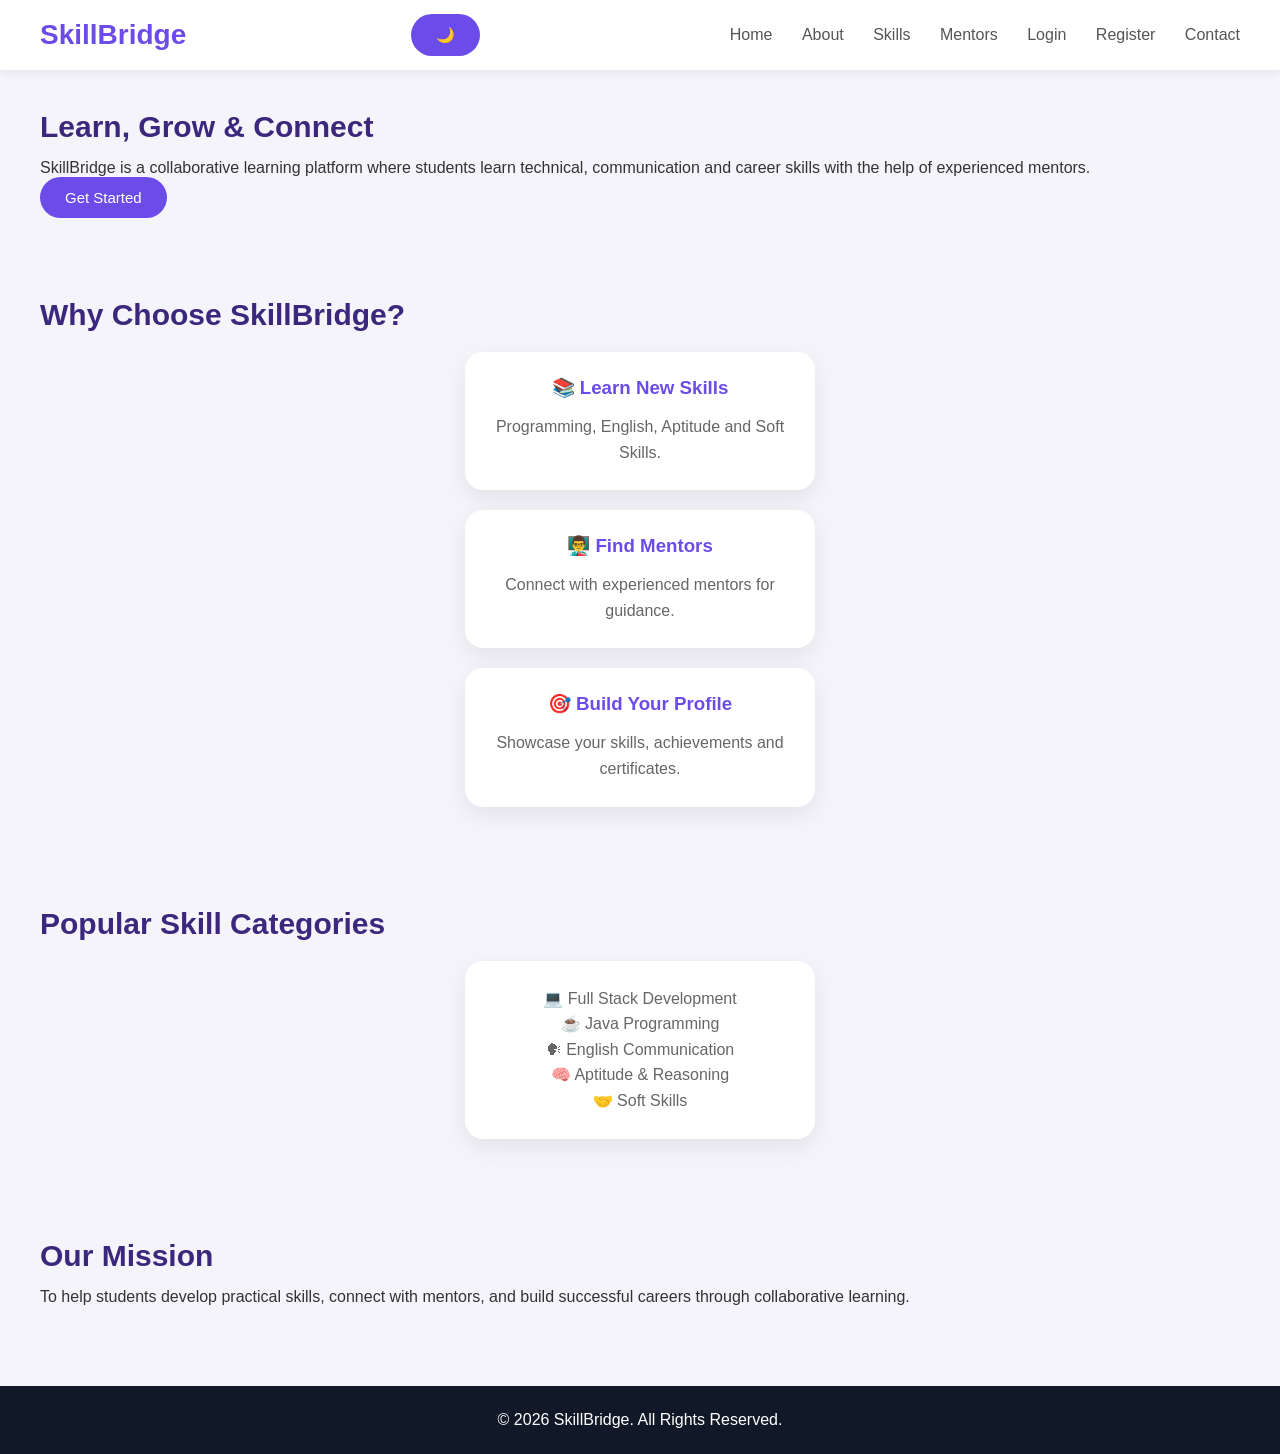
<file: index.html>
<!DOCTYPE html>
<html lang="en">
<head>
    <meta charset="UTF-8">
    <meta name="viewport" content="width=device-width, initial-scale=1.0">
    <title>SkillBridge</title>
    <link rel="stylesheet" href="style.css">
</head>

<body>

<header>
    <h1>SkillBridge</h1>
<button onClick="toggleDarkMode()">🌙</button>
    <nav>
        <a href="index.html">Home</a>
        <a href="about.html">About</a>
        <a href="skills.html">Skills</a>
        <a href="mentors.html">Mentors</a>
        <a href="login.html">Login</a>
        <a href="register.html">Register</a>
        <a href="contact.html">Contact</a>
    </nav>
</header>

<section class="hero">

    <h2>Learn, Grow & Connect</h2>

    <p>
        SkillBridge is a collaborative learning platform where students
        learn technical, communication and career skills with the help
        of experienced mentors.
    </p>

    <button>Get Started</button>

</section>

<section>

    <h2>Why Choose SkillBridge?</h2>

    <div class="card">
        <h3>📚 Learn New Skills</h3>
        <p>Programming, English, Aptitude and Soft Skills.</p>
    </div>

    <div class="card">
        <h3>👨‍🏫 Find Mentors</h3>
        <p>Connect with experienced mentors for guidance.</p>
    </div>

    <div class="card">
        <h3>🎯 Build Your Profile</h3>
        <p>Showcase your skills, achievements and certificates.</p>
    </div>

</section>

<section>

    <h2>Popular Skill Categories</h2>

    <div class="card">
        <p>💻 Full Stack Development</p>
        <p>☕ Java Programming</p>
        <p>🗣 English Communication</p>
        <p>🧠 Aptitude & Reasoning</p>
        <p>🤝 Soft Skills</p>
    </div>

</section>

<section>

    <h2>Our Mission</h2>

    <p>
        To help students develop practical skills, connect with mentors,
        and build successful careers through collaborative learning.
    </p>

</section>

<footer>
    <p>© 2026 SkillBridge. All Rights Reserved.</p>
</footer>
<script src="script.js"></script>
</body>
</html>
</file>
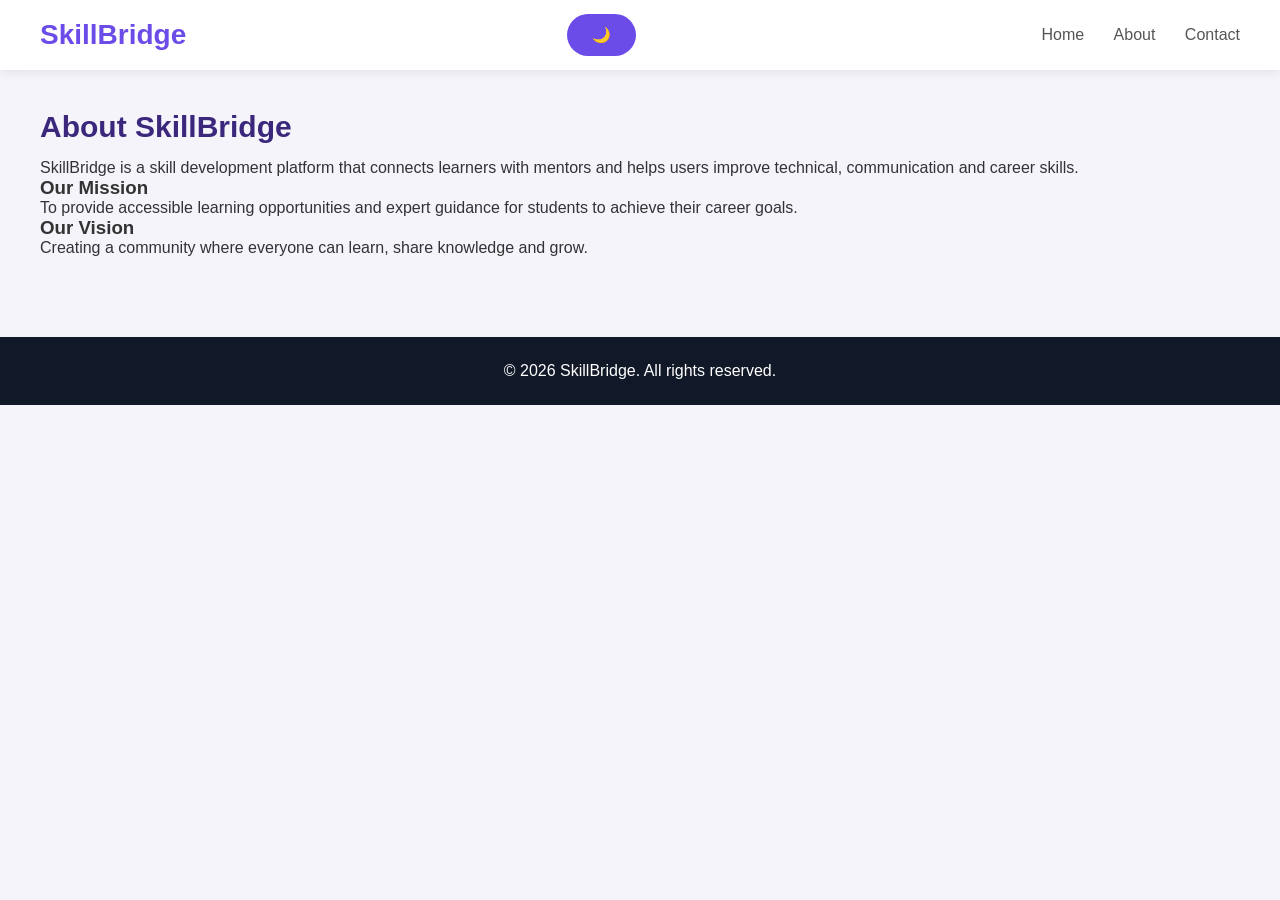
<file: about.html>
<!DOCTYPE html>
<html>
<head>
    <title>About - SkillBridge</title>
    <link rel="stylesheet" href="style.css">
</head>

<body>

<header>
    <h1>SkillBridge</h1>
<button onClick="toggleDarkMode()">🌙</button>
    <nav>
        <a href="index.html">Home</a>
        <a href="about.html">About</a>
        <a href="contact.html">Contact</a>
    </nav>

</header>


<section>

<h2>About SkillBridge</h2>

<p>
SkillBridge is a skill development platform that connects learners
with mentors and helps users improve technical, communication and
career skills.
</p>


<h3>Our Mission</h3>

<p>
To provide accessible learning opportunities and expert guidance
for students to achieve their career goals.
</p>


<h3>Our Vision</h3>

<p>
Creating a community where everyone can learn, share knowledge and grow.
</p>


</section>


<footer>
<p>© 2026 SkillBridge. All rights reserved.</p>
</footer>
<script src="script.js"></script>

</body>
</html>
</file>
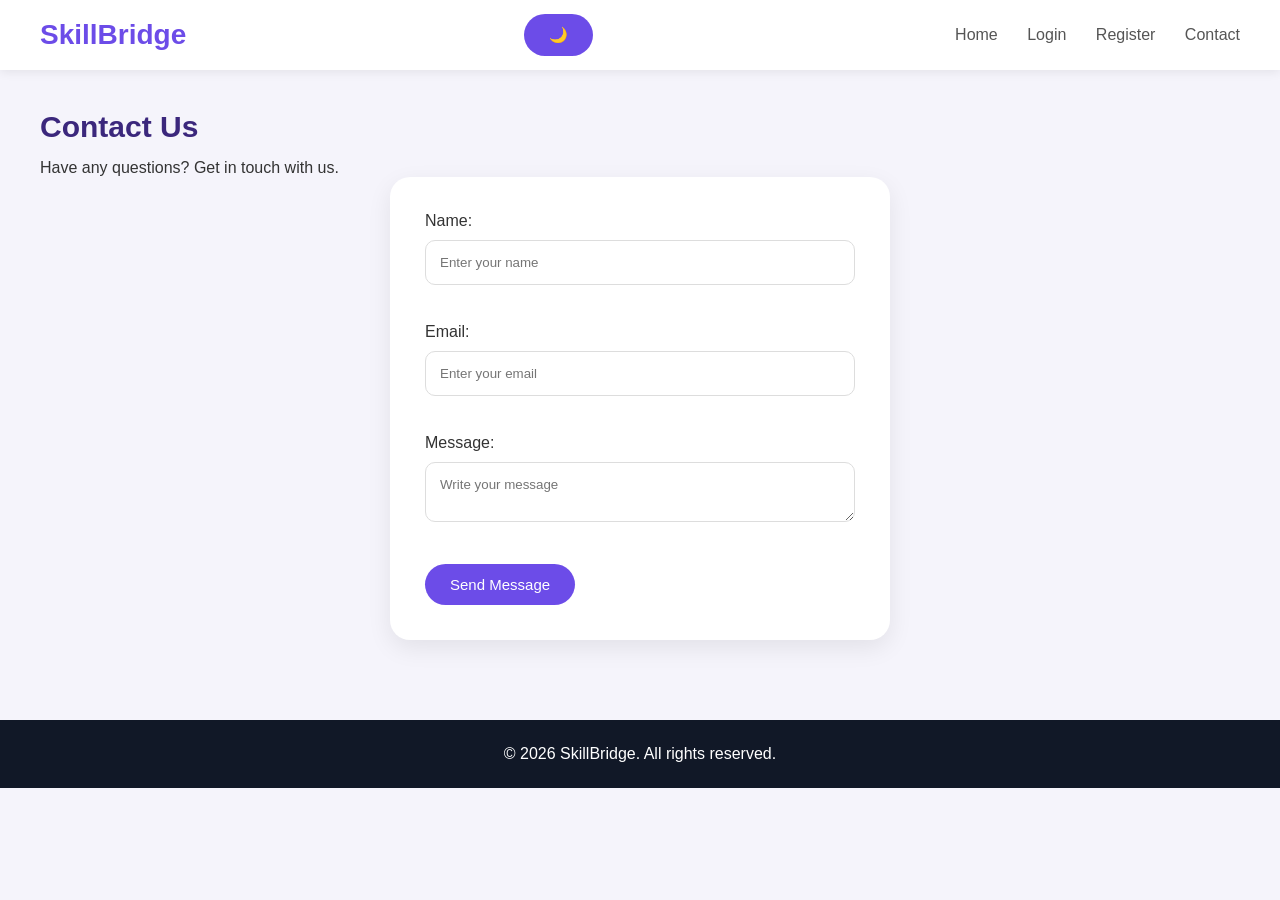
<file: contact.html>
<!DOCTYPE html>
<html>
<head>
    <title>Contact - SkillBridge</title>
     <link rel="stylesheet" href="style.css">
</head>

<body>

<header>
    <h1>SkillBridge</h1>
    <button onClick="toggleDarkMode()">🌙</button>
    <nav>
        <a href="index.html">Home</a>
        <a href="login.html">Login</a>
        <a href="register.html">Register</a>
        <a href="contact.html">Contact</a>
    </nav>
</header>


<section>

    <h2>Contact Us</h2>
    <p>Have any questions? Get in touch with us.</p>

    <form>

        <label>Name:</label>
        <input type="text" placeholder="Enter your name">

        <br><br>

        <label>Email:</label>
        <input type="email" placeholder="Enter your email">

        <br><br>

        <label>Message:</label>
        <textarea placeholder="Write your message"></textarea>

        <br><br>

        <button type="submit" onClick="messageSent()">Send Message</button>

    </form>

</section>


<footer>
    <p>© 2026 SkillBridge. All rights reserved.</p>
</footer>
<script src="script.js"></script>
</body>
</html>
</file>
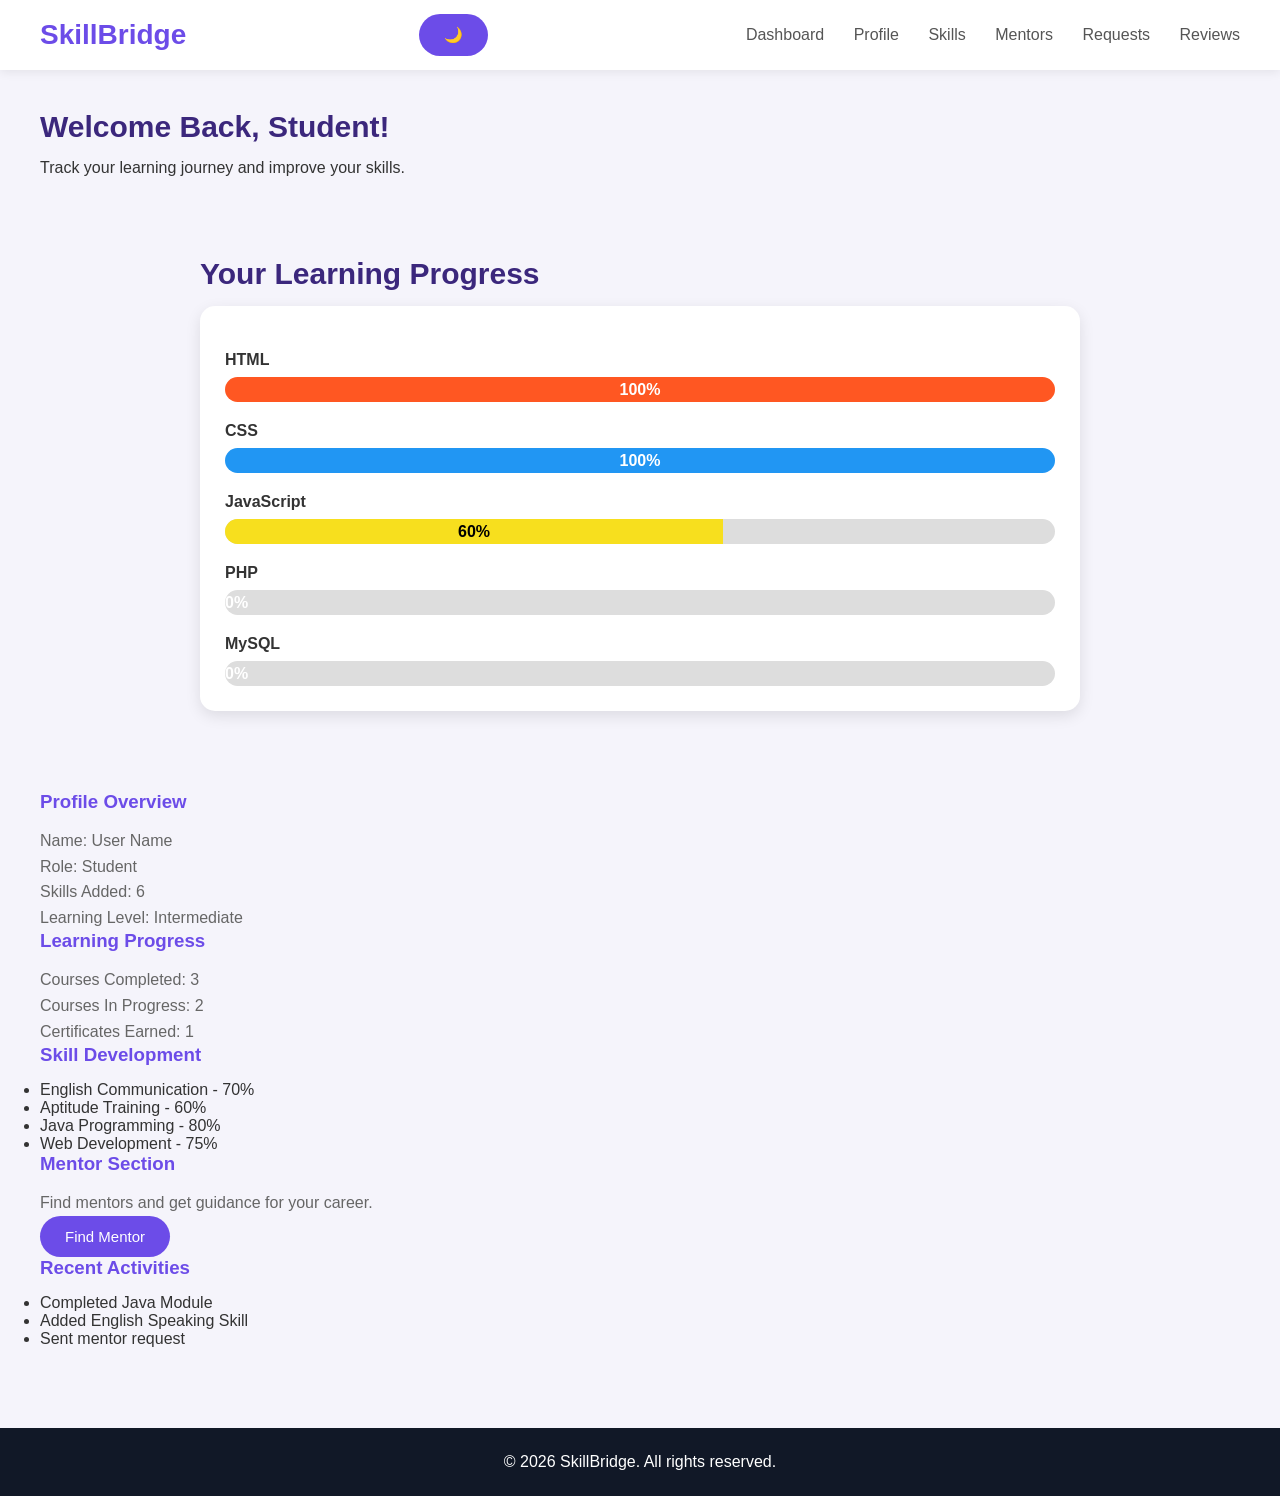
<file: dashboard.html>
<!DOCTYPE html>
<html>
<head>
    <title>Dashboard - SkillBridge</title>
     <link rel="stylesheet" href="style.css">
</head>

<body>

<header>
    <h1>SkillBridge</h1>
<button onClick="toggleDarkMode()">🌙</button>
    <nav>
        <a href="dashboard.html">Dashboard</a>
        <a href="profile.html">Profile</a>
        <a href="skills.html">Skills</a>
        <a href="mentors.html">Mentors</a>
        <a href="requests.html">Requests</a>
        <a href="reviews.html">Reviews</a>
    </nav>
</header>


<section>

    <h2>Welcome Back, Student!</h2>
    <p>Track your learning journey and improve your skills.</p>
<section class="progress-section">

    <h2>Your Learning Progress</h2>

    <div class="progress-card">

        <h4>HTML</h4>
        <div class="progress-bar">
            <div class="progress html">100%</div>
        </div>

        <h4>CSS</h4>
        <div class="progress-bar">
            <div class="progress css">100%</div>
        </div>

        <h4>JavaScript</h4>
        <div class="progress-bar">
            <div class="progress js">60%</div>
        </div>

        <h4>PHP</h4>
        <div class="progress-bar">
            <div class="progress php">0%</div>
        </div>

        <h4>MySQL</h4>
        <div class="progress-bar">
            <div class="progress mysql">0%</div>
        </div>

    </div>

</section>

    <div>
        <h3>Profile Overview</h3>
        <p>Name: User Name</p>
        <p>Role: Student</p>
        <p>Skills Added: 6</p>
        <p>Learning Level: Intermediate</p>
    </div>


    <div>
        <h3>Learning Progress</h3>
        <p>Courses Completed: 3</p>
        <p>Courses In Progress: 2</p>
        <p>Certificates Earned: 1</p>
    </div>


    <div>
        <h3>Skill Development</h3>
        <ul>
            <li>English Communication - 70%</li>
            <li>Aptitude Training - 60%</li>
            <li>Java Programming - 80%</li>
            <li>Web Development - 75%</li>
        </ul>
    </div>


    <div>
        <h3>Mentor Section</h3>
        <p>Find mentors and get guidance for your career.</p>
        <a href="mentors.html"> <button>Find Mentor</button></a>
    </div>


    <div>
        <h3>Recent Activities</h3>
        <ul>
            <li>Completed Java Module</li>
            <li>Added English Speaking Skill</li>
            <li>Sent mentor request</li>
        </ul>
    </div>


</section>


<footer>
    <p>© 2026 SkillBridge. All rights reserved.</p>
</footer>
<script src="script.js"></script>

</body>
</html>
</file>
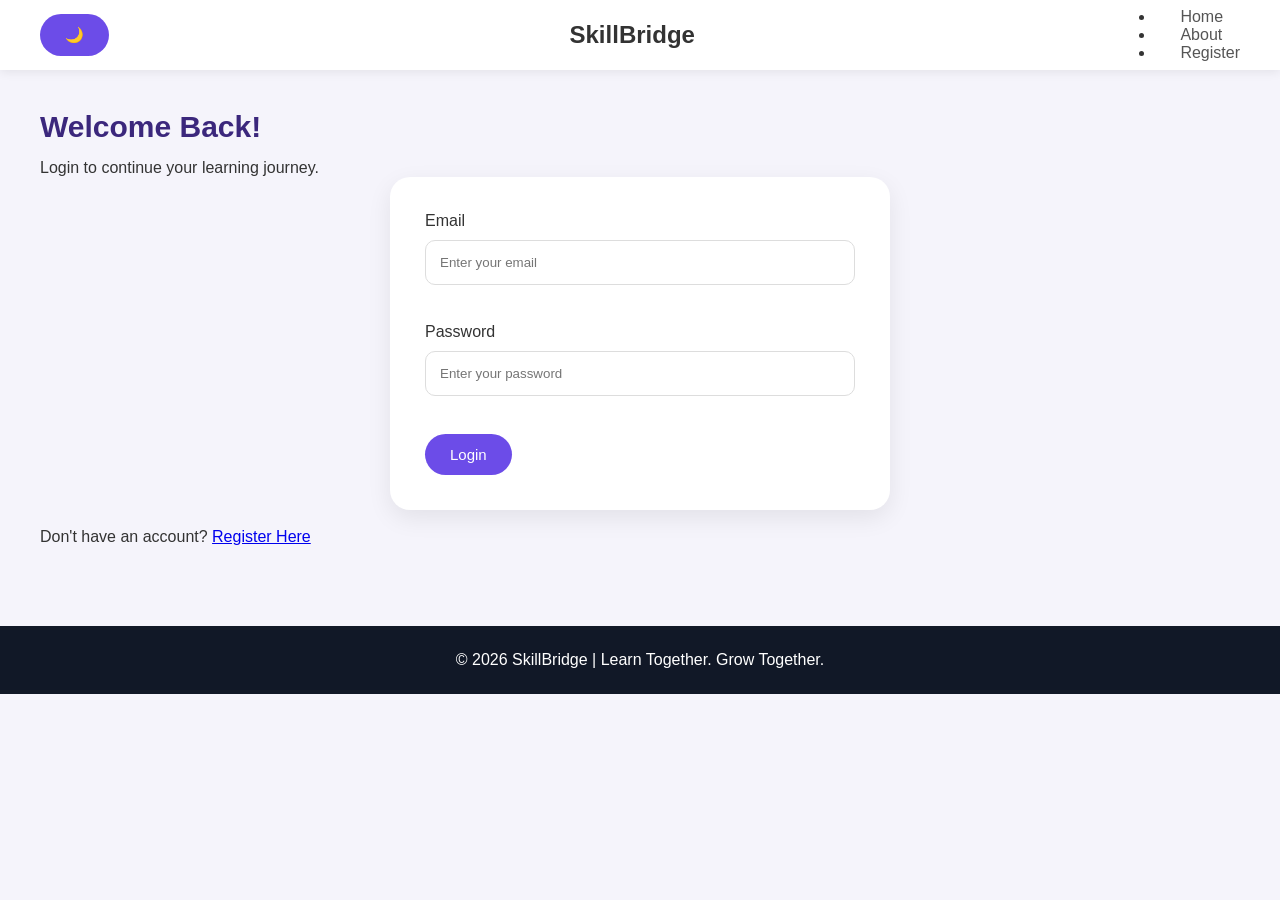
<file: login.html>
<!DOCTYPE html>
<html lang="en">
<head>
    <meta charset="UTF-8">
    <meta name="viewport" content="width=device-width, initial-scale=1.0">
    <title>Login - SkillBridge</title>
    <link rel="stylesheet" href="style.css">
</head>
<body>

<header>
    <button onClick="toggleDarkMode()">🌙</button>
    <div class="logo">
        <h2>SkillBridge</h2>
    </div>

    <nav>
        <ul>
            <li><a href="index.html">Home</a></li>
            <li><a href="about.html">About</a></li>
            <li><a href="register.html">Register</a></li>
        </ul>
    </nav>
</header>

<section class="login">

    <h2>Welcome Back!</h2>

    <p>Login to continue your learning journey.</p>

    <form onsubmit="return validateLogin()">

        <label>Email</label><br>
        <input type="email" id="email" placeholder="Enter your email"><br><br>

        <label>Password</label><br>
        <input type="password" id="password" placeholder="Enter your password"><br><br>

        <button type="submit">Login</button>

    </form>

    <br>

    <p>
        Don't have an account?
        <a href="register.html">Register Here</a>
    </p>

</section>

<footer>
    <p>© 2026 SkillBridge | Learn Together. Grow Together.</p>
</footer>
<script src="script.js"></script>
</body>
</html>
</file>
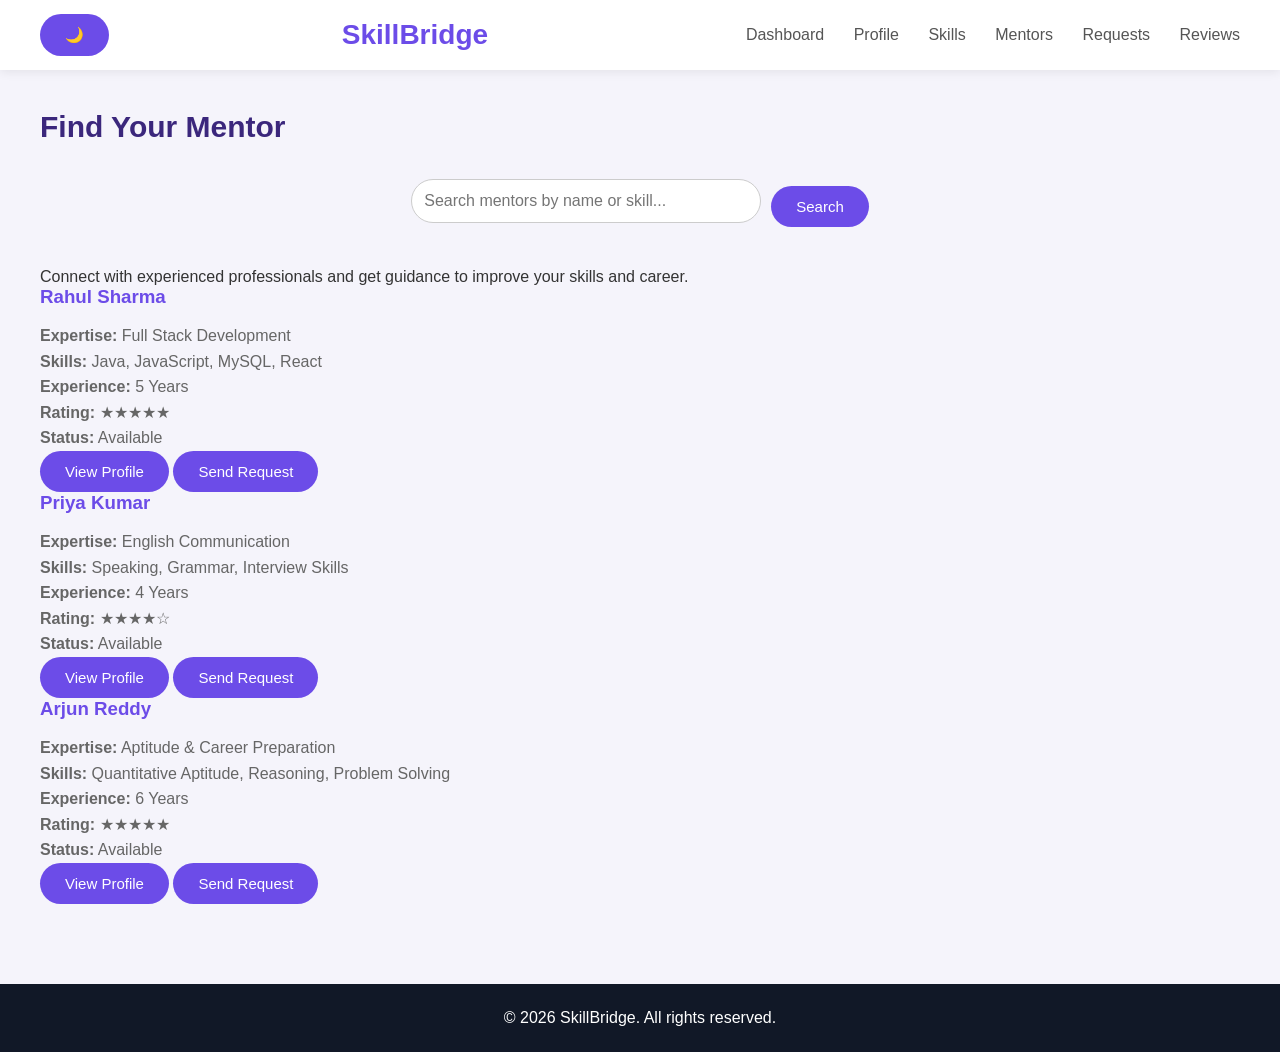
<file: mentors.html>
<!DOCTYPE html>
<html>
<head>
    <title>Mentors - SkillBridge</title>
    <link rel="stylesheet" href="style.css">
</head>

<body>

<header>
    <button onClick="toggleDarkMode()">🌙</button>
    <h1>SkillBridge</h1>

    <nav>
        <a href="dashboard.html">Dashboard</a>
        <a href="profile.html">Profile</a>
        <a href="skills.html">Skills</a>
        <a href="mentors.html">Mentors</a>
        <a href="requests.html">Requests</a>
        <a href="reviews.html">Reviews</a>
    </nav>
</header>


<section>

<h2>Find Your Mentor</h2>
<div class="search-box">
    <input type="text" placeholder="Search mentors by name or skill...">
    <button>Search</button>
</div>
<p>
Connect with experienced professionals and get guidance
to improve your skills and career.
</p>


<div>

    <h3>Rahul Sharma</h3>
    <p><b>Expertise:</b> Full Stack Development</p>
    <p><b>Skills:</b> Java, JavaScript, MySQL, React</p>
    <p><b>Experience:</b> 5 Years</p>
    <p><b>Rating:</b> ★★★★★</p>
    <p><b>Status:</b> Available</p>

    <button>View Profile</button>
    <button>Send Request</button>

</div>



<div>

    <h3>Priya Kumar</h3>
    <p><b>Expertise:</b> English Communication</p>
    <p><b>Skills:</b> Speaking, Grammar, Interview Skills</p>
    <p><b>Experience:</b> 4 Years</p>
    <p><b>Rating:</b> ★★★★☆</p>
    <p><b>Status:</b> Available</p>

    <button>View Profile</button>
    <button>Send Request</button>

</div>



<div>

    <h3>Arjun Reddy</h3>
    <p><b>Expertise:</b> Aptitude & Career Preparation</p>
    <p><b>Skills:</b> Quantitative Aptitude, Reasoning, Problem Solving</p>
    <p><b>Experience:</b> 6 Years</p>
    <p><b>Rating:</b> ★★★★★</p>
    <p><b>Status:</b> Available</p>

    <button>View Profile</button>
    <button>Send Request</button>

</div>



</section>


<footer>
    <p>© 2026 SkillBridge. All rights reserved.</p>
</footer>
<script src="script.js"></script>

</body>
</html>
</file>
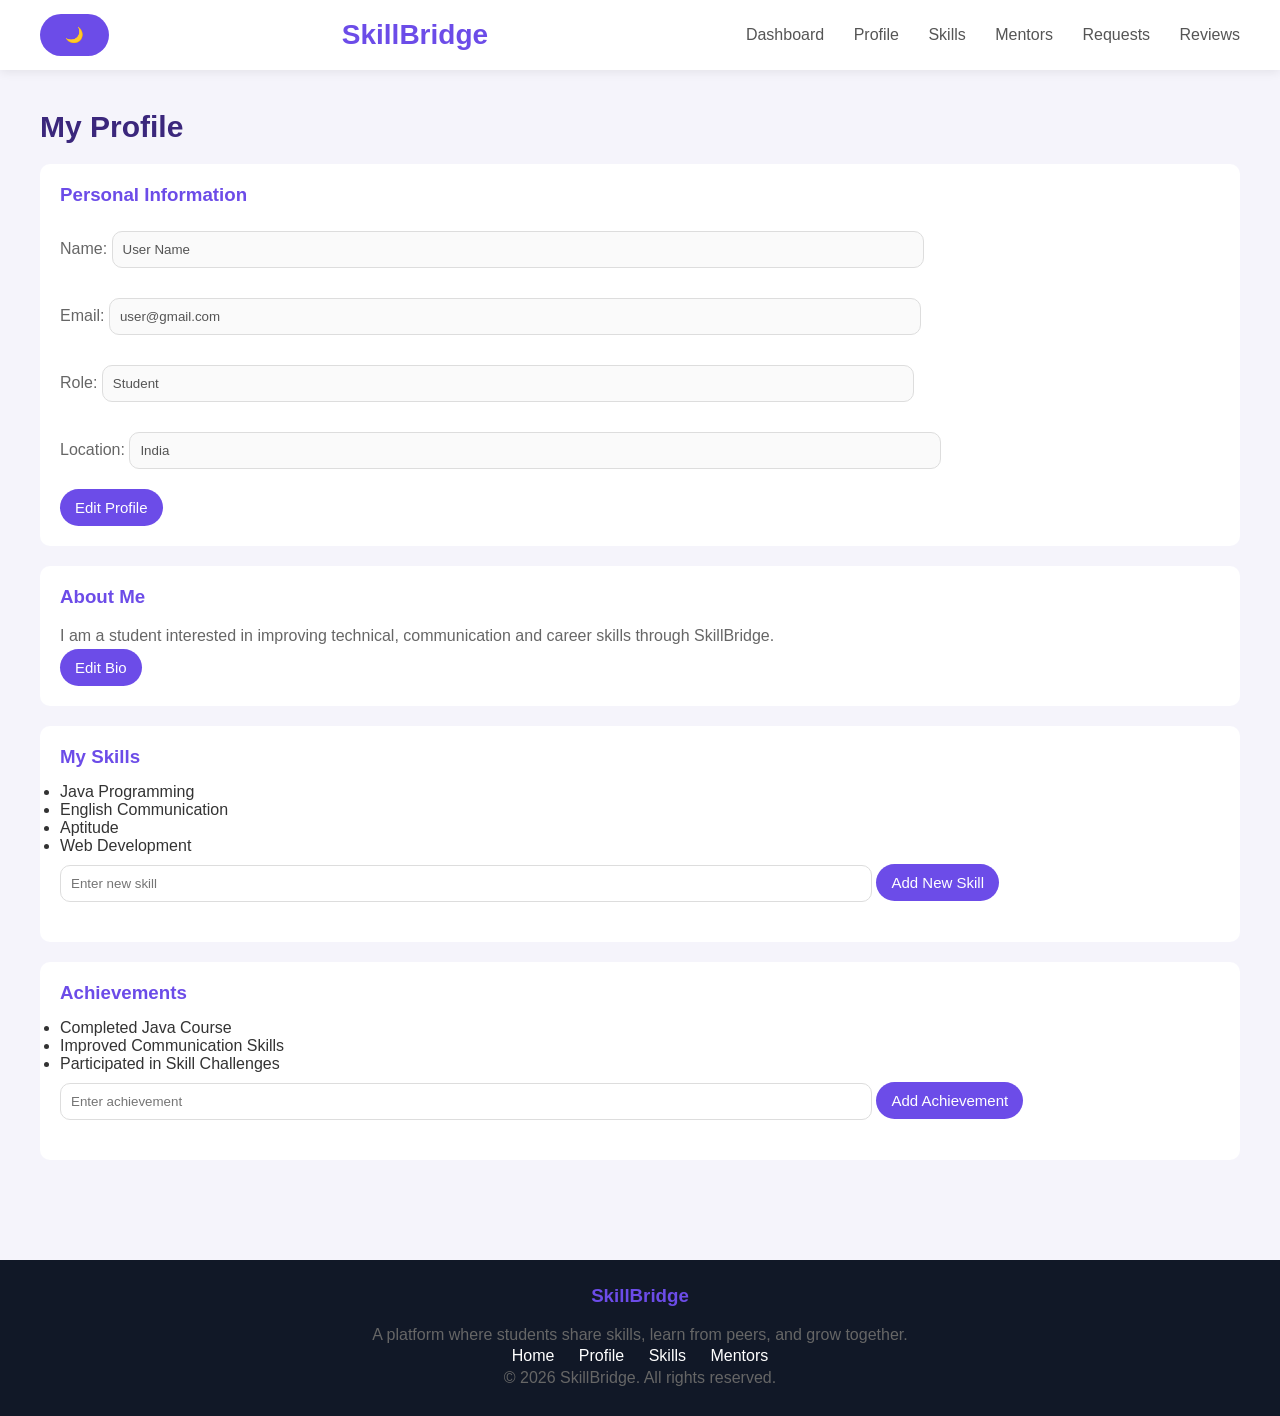
<file: profile.html>
<!DOCTYPE html>
<html>
<head>
    <title>Profile - SkillBridge</title>
    <link rel="stylesheet" href="style.css">
</head>

<body>

<header>

    <button onclick="toggleDarkMode()">🌙</button>

    <h1>SkillBridge</h1>

    <nav>
        <a href="dashboard.html">Dashboard</a>
        <a href="profile.html">Profile</a>
        <a href="skills.html">Skills</a>
        <a href="mentors.html">Mentors</a>
        <a href="requests.html">Requests</a>
        <a href="reviews.html">Reviews</a>
    </nav>

</header>


<section>

<h2>My Profile</h2>


<div class="profile-card">

<h3>Personal Information</h3>
    <p>Name: <input type="text" id="name" value="User Name" disabled></p>
<p>Email: <input type="email" id="email" value="user@gmail.com" disabled></p>
<p>Role: <input type="text" id="role" value="Student" disabled></p>
<p>Location: <input type="text" id="location" value="India" disabled></p>

<button onclick="editProfile()">Edit Profile</button>

</div>




<div class="profile-card">

<h3>About Me</h3>

<p id="bio">
I am a student interested in improving technical,
communication and career skills through SkillBridge.
</p>


<button onclick="editBio()">Edit Bio</button>


</div>





<div class="profile-card">

<h3>My Skills</h3>


<ul id="skillsList">

<li>Java Programming</li>
<li>English Communication</li>
<li>Aptitude</li>
<li>Web Development</li>

</ul>


<input type="text" id="skillInput" placeholder="Enter new skill">

<button onclick="addSkill()">Add New Skill</button>


</div>





<div class="profile-card">


<h3>Achievements</h3>


<ul id="achievementList">

<li>Completed Java Course</li>
<li>Improved Communication Skills</li>
<li>Participated in Skill Challenges</li>

</ul>


<input type="text" id="achievementInput" placeholder="Enter achievement">

<button onclick="addAchievement()">Add Achievement</button>


</div>



</section>





<footer>

<div class="footer-content">

<h3>SkillBridge</h3>

<p>
A platform where students share skills,
learn from peers, and grow together.
</p>


<div class="footer-links">

<a href="dashboard.html">Home</a>
<a href="profile.html">Profile</a>
<a href="skills.html">Skills</a>
<a href="mentors.html">Mentors</a>

</div>


<p>
© 2026 SkillBridge. All rights reserved.
</p>


</div>

</footer>





<script src="script.js"></script>


<script>


function editProfile(){

let name = prompt("Enter your name:");

let location = prompt("Enter your location:");



if(name){

document.getElementById("name").innerHTML=name;

}


if(location){

document.getElementById("location").innerHTML=location;

}


}




function editBio(){


let bio = prompt("Write about yourself:");



if(bio){

document.getElementById("bio").innerHTML=bio;

}


}





function addSkill(){


let skill = document.getElementById("skillInput").value;



if(skill.trim() !== ""){


let li=document.createElement("li");


li.innerHTML=skill;


document.getElementById("skillsList").appendChild(li);



document.getElementById("skillInput").value="";


}


}





function addAchievement(){



let achievement=document.getElementById("achievementInput").value;



if(achievement.trim() !== ""){


let li=document.createElement("li");


li.innerHTML=achievement;



document.getElementById("achievementList").appendChild(li);



document.getElementById("achievementInput").value="";


}


}



</script>


</body>

</html>
</file>
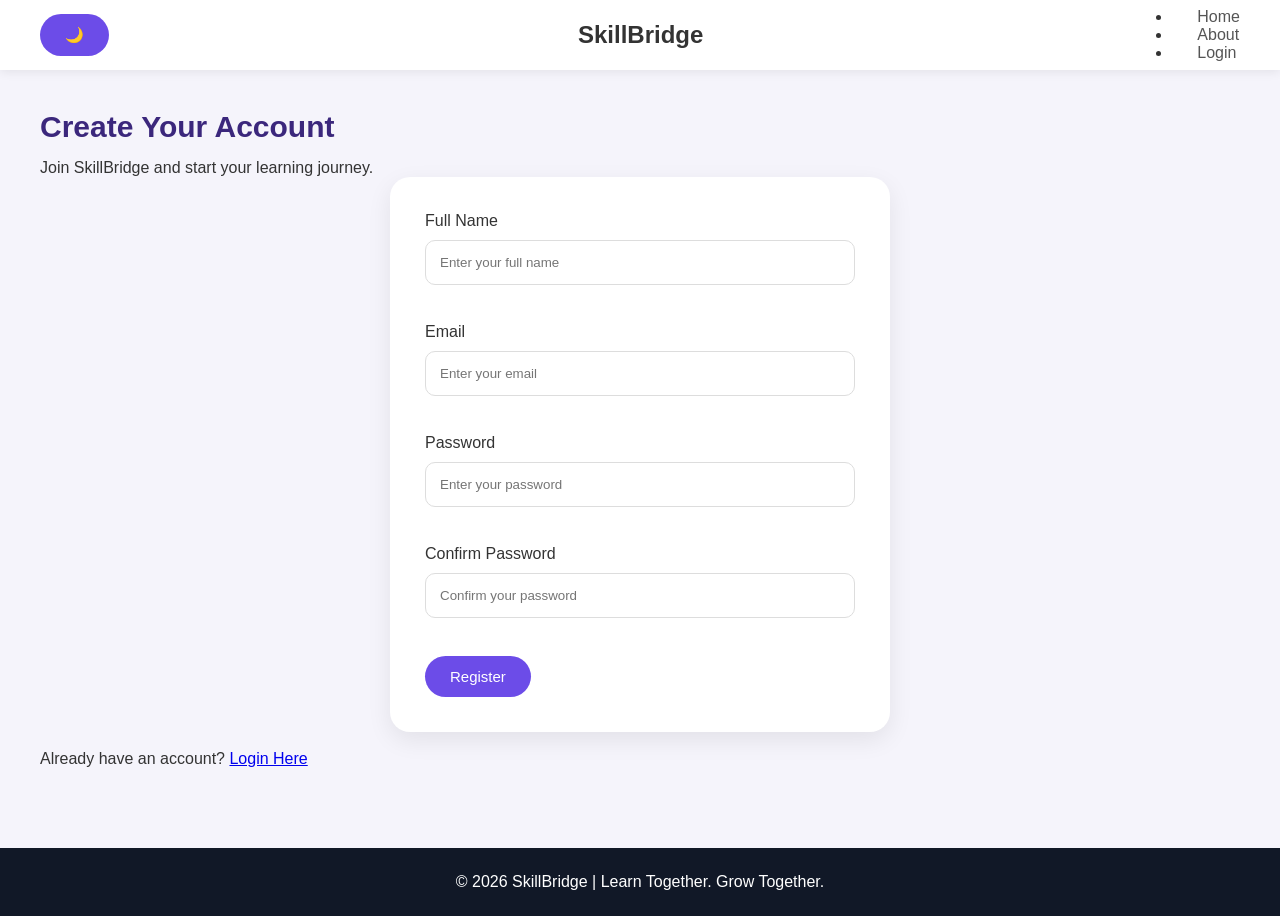
<file: register.html>
<!DOCTYPE html>
<html lang="en">
<head>
    <meta charset="UTF-8">
    <meta name="viewport" content="width=device-width, initial-scale=1.0">
    <title>Register - SkillBridge</title>

    <link rel="stylesheet" href="style.css">
</head>

<body>

<header>

    <button id="themeBtn" onclick="toggleDarkMode()">🌙</button>

    <div class="logo">
        <h2>SkillBridge</h2>
    </div>

    <nav>
        <ul>
            <li><a href="index.html">Home</a></li>
            <li><a href="about.html">About</a></li>
            <li><a href="login.html">Login</a></li>
        </ul>
    </nav>

</header>

<section class="register">

<h2>Create Your Account</h2>

<p>Join SkillBridge and start your learning journey.</p>

<form onsubmit="return validateRegister()">

<label>Full Name</label><br>
<input type="text" id="name" placeholder="Enter your full name"><br><br>

<label>Email</label><br>
<input type="email" id="regEmail" placeholder="Enter your email"><br><br>

<label>Password</label><br>
<input type="password" id="regPassword" placeholder="Enter your password"><br><br>

<label>Confirm Password</label><br>
<input type="password" id="confirmPassword" placeholder="Confirm your password"><br><br>

<button type="submit">Register</button>

</form>

<br>

<p>
Already have an account?
<a href="login.html">Login Here</a>
</p>

</section>

<footer>

<p>© 2026 SkillBridge | Learn Together. Grow Together.</p>

</footer>

<script src="script.js"></script>

</body>
</html>
</file>
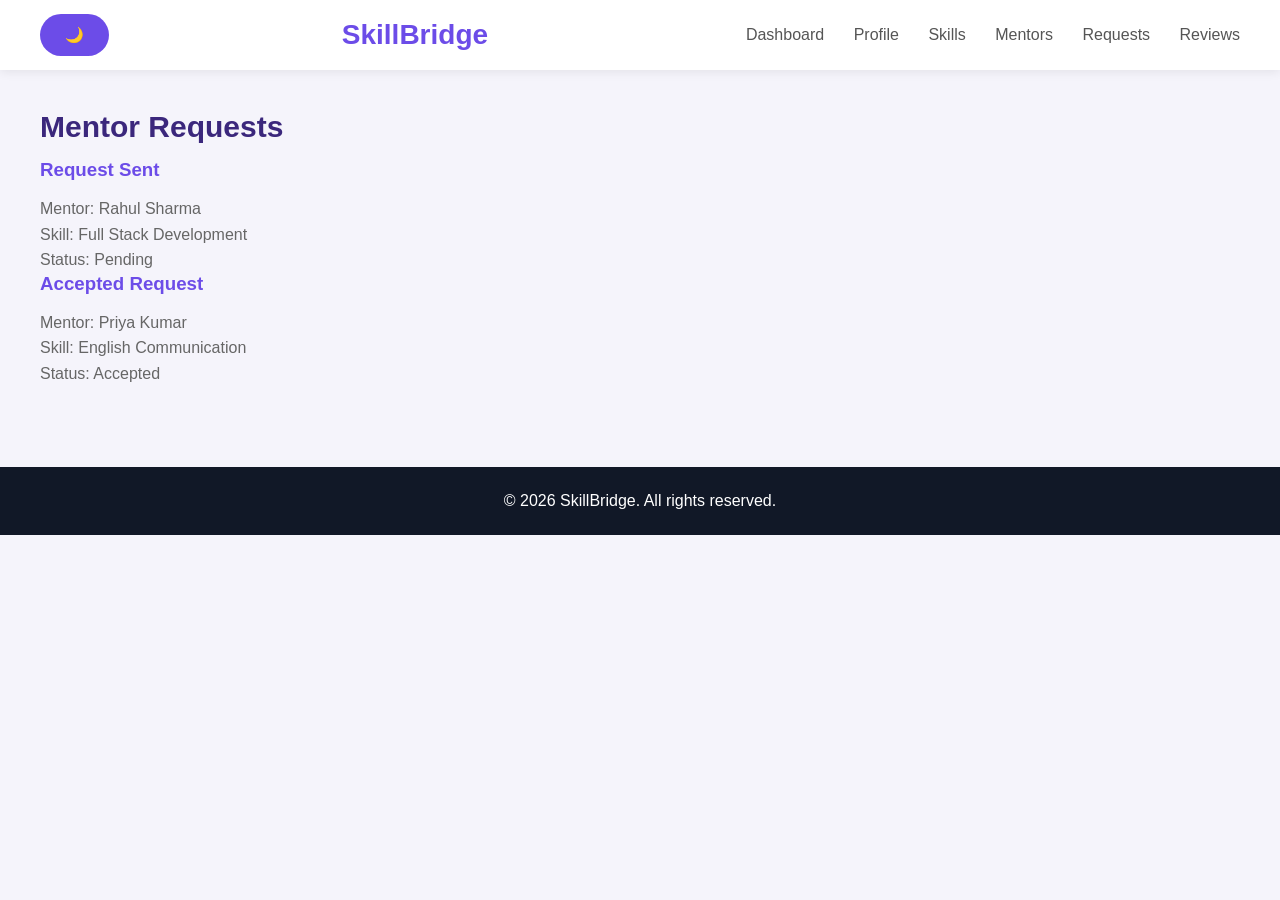
<file: requests.html>
<!DOCTYPE html>
<html>
<head>
    <title>Requests - SkillBridge</title>
    <link rel="stylesheet" href="style.css">
</head>

<body>

<header>
    <button onClick="toggleDarkMode()">🌙</button>
    <h1>SkillBridge</h1>

    <nav>
        <a href="dashboard.html">Dashboard</a>
        <a href="profile.html">Profile</a>
        <a href="skills.html">Skills</a>
        <a href="mentors.html">Mentors</a>
        <a href="requests.html">Requests</a>
        <a href="reviews.html">Reviews</a>
    </nav>
</header>


<section>

<h2>Mentor Requests</h2>

<div>
    <h3>Request Sent</h3>
    <p>Mentor: Rahul Sharma</p>
    <p>Skill: Full Stack Development</p>
    <p>Status: Pending</p>
</div>


<div>
    <h3>Accepted Request</h3>
    <p>Mentor: Priya Kumar</p>
    <p>Skill: English Communication</p>
    <p>Status: Accepted</p>
</div>

</section>


<footer>
<p>© 2026 SkillBridge. All rights reserved.</p>
</footer>
<script src="script.js"></script>
</body>
</html>
</file>
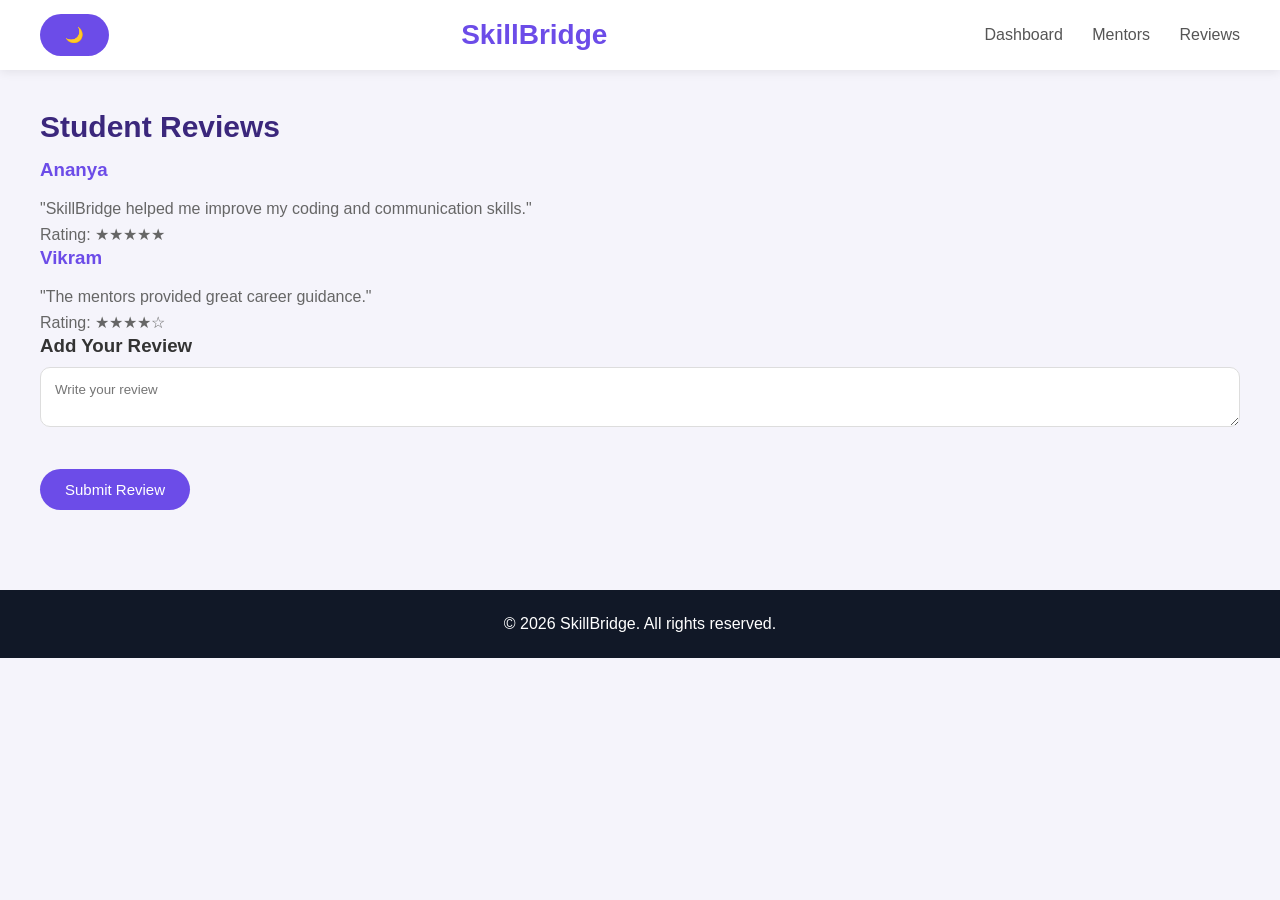
<file: reviews.html>
<!DOCTYPE html>
<html>
<head>
    <title>Reviews - SkillBridge</title>
    <link rel="stylesheet" href="style.css">
</head>

<body>

<header>
    <button onClick="toggleDarkMode()">🌙</button>
    <h1>SkillBridge</h1>

    <nav>
        <a href="dashboard.html">Dashboard</a>
        <a href="mentors.html">Mentors</a>
        <a href="reviews.html">Reviews</a>
    </nav>
</header>


<section>

<h2>Student Reviews</h2>

<div>
    <h3>Ananya</h3>
    <p>"SkillBridge helped me improve my coding and communication skills."</p>
    <p>Rating: ★★★★★</p>
</div>


<div>
    <h3>Vikram</h3>
    <p>"The mentors provided great career guidance."</p>
    <p>Rating: ★★★★☆</p>
</div>


<h3>Add Your Review</h3>

<textarea placeholder="Write your review"></textarea>
<br><br>

<button>Submit Review</button>

</section>


<footer>
<p>© 2026 SkillBridge. All rights reserved.</p>
</footer>
<script src="script.js"></script>
</body>
</html>
</file>
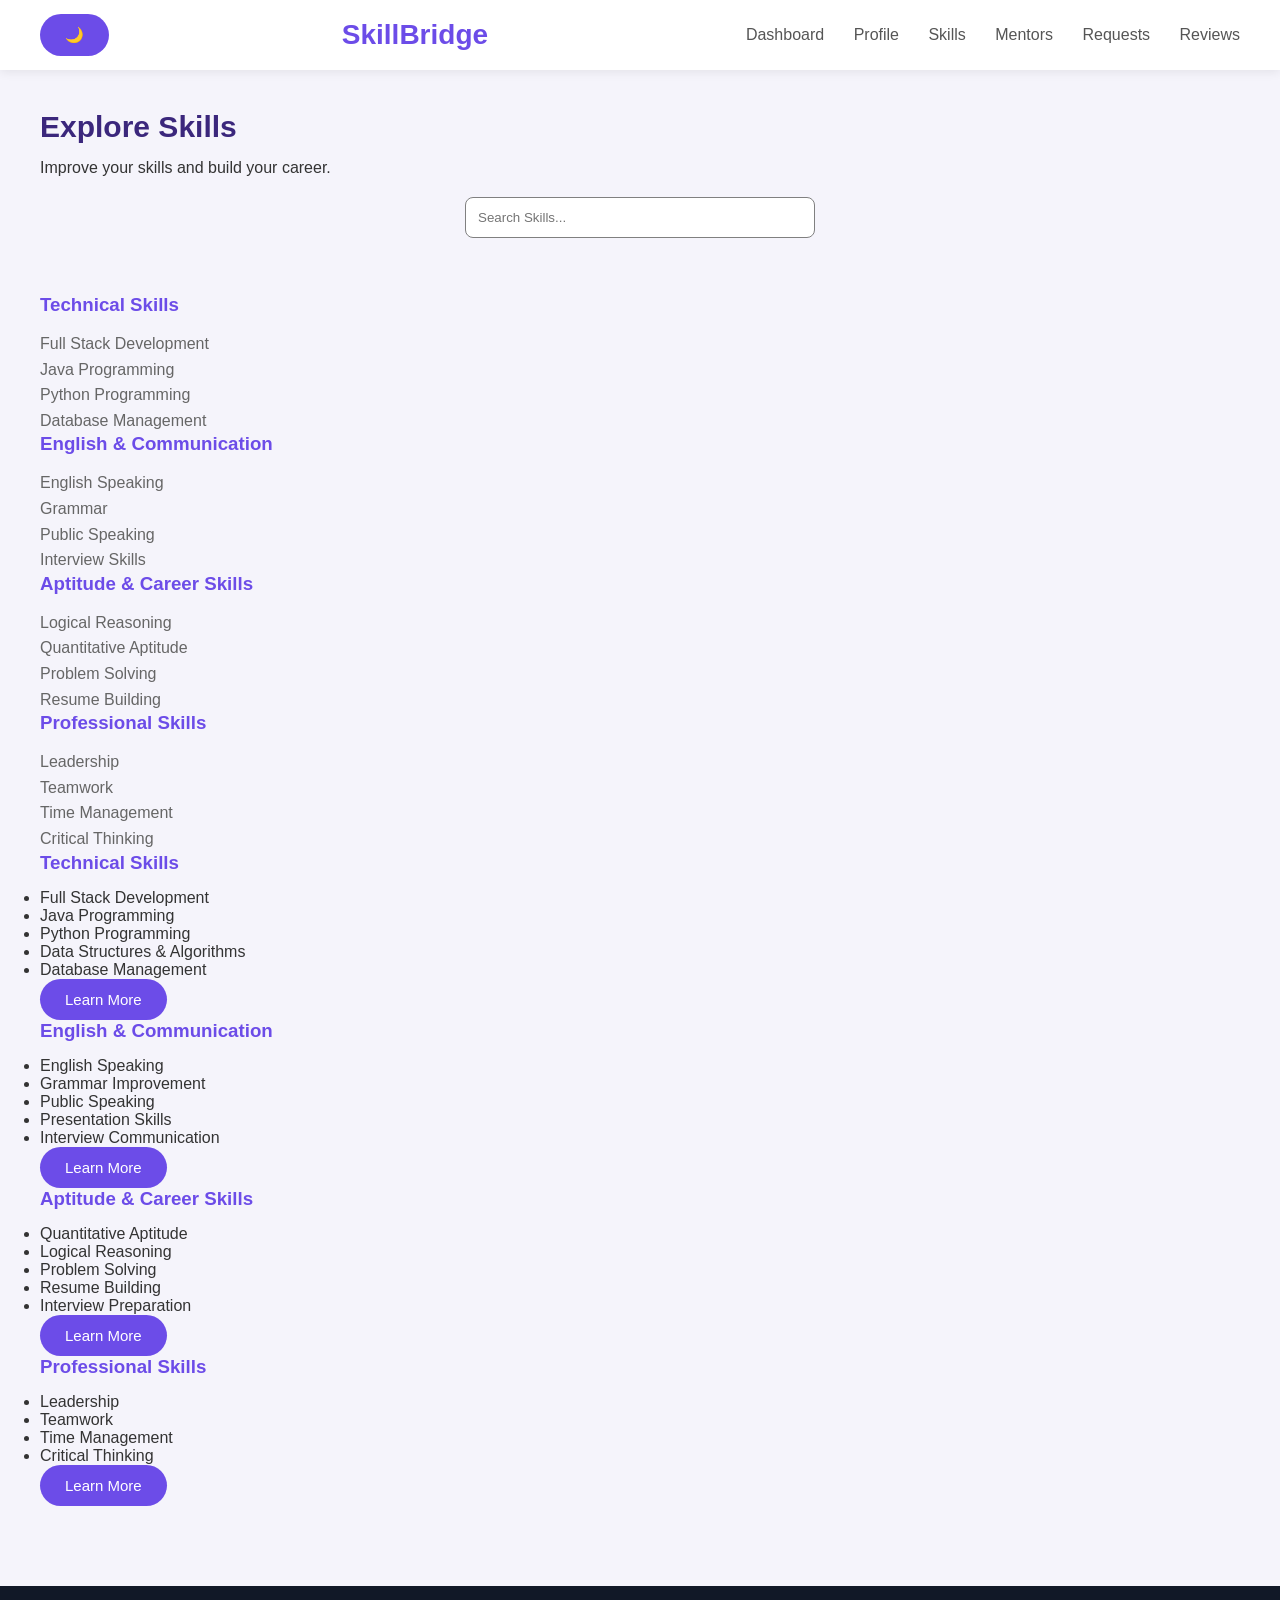
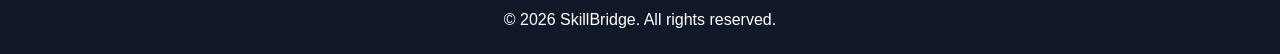
<file: skills.html>
<!DOCTYPE html>
<html>
<head>
    <title>Skills - SkillBridge</title>
    <link rel="stylesheet" href="style.css">
</head>

<body>

<header>
    <button onClick="toggleDarkMode()">🌙</button>
    <h1>SkillBridge</h1>

    <nav>
        <a href="dashboard.html">Dashboard</a>
        <a href="profile.html">Profile</a>
        <a href="skills.html">Skills</a>
        <a href="mentors.html">Mentors</a>
        <a href="requests.html">Requests</a>
        <a href="reviews.html">Reviews</a>
    </nav>

</header>
<section>

    <h2>Explore Skills</h2>

    <p>Improve your skills and build your career.</p>

    <!-- Search Box -->
    <input type="text" id="skillSearch"
           placeholder="Search Skills..."
           onkeyup="searchSkills()"><br><br>

    <!-- Skill Card 1 -->
    <div class="skill-card">
        <h3>Technical Skills</h3>
        <p>Full Stack Development</p>
        <p>Java Programming</p>
        <p>Python Programming</p>
        <p>Database Management</p>
    </div>

    <!-- Skill Card 2 -->
    <div class="skill-card">
        <h3>English & Communication</h3>
        <p>English Speaking</p>
        <p>Grammar</p>
        <p>Public Speaking</p>
        <p>Interview Skills</p>
    </div>

    <!-- Skill Card 3 -->
    <div class="skill-card">
        <h3>Aptitude & Career Skills</h3>
        <p>Logical Reasoning</p>
        <p>Quantitative Aptitude</p>
        <p>Problem Solving</p>
        <p>Resume Building</p>
    </div>

    <!-- Skill Card 4 -->
    <div class="skill-card">
        <h3>Professional Skills</h3>
        <p>Leadership</p>
        <p>Teamwork</p>
        <p>Time Management</p>
        <p>Critical Thinking</p>
    </div>
    
    <div class="skill-card">
        <h3>Technical Skills</h3>
        <ul>
            <li>Full Stack Development</li>
            <li>Java Programming</li>
            <li>Python Programming</li>
            <li>Data Structures & Algorithms</li>
            <li>Database Management</li>
        </ul>
        <button>Learn More</button>
        
    </div>


    <div class="skill-card">
        <h3>English & Communication</h3>
        <ul>
            <li>English Speaking</li>
            <li>Grammar Improvement</li>
            <li>Public Speaking</li>
            <li>Presentation Skills</li>
            <li>Interview Communication</li>
        </ul>
        <button>Learn More</button>
    </div>


    <div>
        <h3>Aptitude & Career Skills</h3>
        <ul>
            <li>Quantitative Aptitude</li>
            <li>Logical Reasoning</li>
            <li>Problem Solving</li>
            <li>Resume Building</li>
            <li>Interview Preparation</li>
        </ul>
        <button>Learn More</button>
        
    </div>


    <div>
        <h3>Professional Skills</h3>
        <ul>
            <li>Leadership</li>
            <li>Teamwork</li>
            <li>Time Management</li>
            <li>Critical Thinking</li>
        </ul>
        <button>Learn More</button>
        
    </div>


</section>


<footer>
    <p>© 2026 SkillBridge. All rights reserved.</p>
</footer>

<script src="script.js"></script>
   
</body>
</html>
</file>
<file: style.css>
* {
    margin: 0;
    padding: 0;
    box-sizing: border-box;
    font-family: "Poppins", Arial, sans-serif;
}

body {
    background: #f5f4fb;
    color: #333;
}


/* Header */

header {
    background: #ffffff;
    height: 70px;
    display: flex;
    align-items: center;
    justify-content: space-between;
    padding: 0 40px;
    box-shadow: 0 2px 10px rgba(0,0,0,0.08);
}


header h1 {
    color: #6c4ce8;
    font-size: 28px;
}


nav a {
    text-decoration: none;
    color: #555;
    margin-left: 25px;
    font-weight: 500;
}


nav a:hover {
    color: #6c4ce8;
}



/* Main Sections */

section {
    padding: 40px;
}


section h2 {
    color: #3b277c;
    font-size: 30px;
    margin-bottom: 15px;
}



/* Cards */

.card {
    background: white;
    border-radius: 18px;
    padding: 25px;
    margin: 20px auto;
    max-width: 350px;
    box-shadow: 0 8px 25px rgba(0,0,0,0.08);
    text-align: center;
}


div h3 {
    color: #6c4ce8;
    margin-bottom: 15px;
}


div p {
    color: #666;
    line-height: 1.6;
}



/* Buttons */

button {
    background: #6c4ce8;
    color: white;
    border: none;
    padding: 12px 25px;
    border-radius: 25px;
    cursor: pointer;
    font-size: 15px;
}


button:hover {
    background: #5535c7;
}



/* Forms */

form {
    background: white;
    max-width: 500px;
    margin: auto;
    padding: 35px;
    border-radius: 20px;
    box-shadow: 0 8px 25px rgba(0,0,0,0.08);
}


input,
textarea,
select {

    width:100%;
    padding:14px;
    margin:10px 0 20px;
    border-radius:10px;
    border:1px solid #ddd;
}



/* Dashboard Cards */

.dashboard-card {
    display:flex;
    gap:20px;
}


.stat-card {

    background:white;
    padding:25px;
    border-radius:18px;
    text-align:center;
}


.stat-card h3 {
    font-size:30px;
    color:#6c4ce8;
}



/* Skills Tags */

.skill-tag {

    display:inline-block;
    background:#eee8ff;
    color:#6c4ce8;
    padding:8px 15px;
    border-radius:20px;
    margin:5px;

}
.search-box {
    display: flex;
    justify-content: center;
    align-items: center;
    gap: 10px;
    margin: 25px 0;
}

.search-box input {
    width: 350px;
    padding: 12px;
    border: 1px solid #ccc;
    border-radius: 25px;
    outline: none;
    font-size: 16px;
}

.search-box button {
    padding: 12px 25px;
    background: #6c4ce8;
    color: white;
    border: none;
    border-radius: 25px;
    cursor: pointer;
}

.search-box button:hover {
    background: #5535c7;
}

#skillSearch{
    width:350px;
    padding:12px;
    margin:20px auto;
    display:block;
    border-radius:8px;
    border:1px solid gray;
}

/* Footer */

footer {

    background:#3b277c;
    color:white;
    text-align:center;
    padding:20px;
    margin-top:40px;

}
/* Dark Mode */

.dark-mode {
    background-color: #1e1e1e;
    color: white;
}

.dark-mode header {
    background-color: #2c2c2c;
}

.dark-mode footer {
    background-color: #2c2c2c;
}

.dark-mode nav a {
    color: white;
}

.dark-mode .card,
.dark-mode .skill-card,
.dark-mode form,
.dark-mode div {
    background-color: #333;
    color: white;
}

.dark-mode input,
.dark-mode textarea,
.dark-mode select {
    background-color: #444;
    color: white;
    border: 1px solid #666;
}

.dark-mode button {
    background-color: #8b5cf6;
}

.dark-mode button:hover {
    background-color: #7c3aed;
}
/* Dashboard Progress */

.progress-section{
    width:80%;
    margin:40px auto;
}

.progress-card{
    background:white;
    padding:25px;
    border-radius:15px;
    box-shadow:0 5px 15px rgba(0,0,0,0.1);
}

.progress-card h4{
    margin-top:20px;
    margin-bottom:8px;
}

.progress-bar{
    width:100%;
    background:#ddd;
    border-radius:20px;
    overflow:hidden;
    height:25px;
}

.progress{
    height:25px;
    color:white;
    text-align:center;
    line-height:25px;
    font-weight:bold;
}

.html{
    width:100%;
    background:#ff5722;
}

.css{
    width:100%;
    background:#2196F3;
}

.js{
    width:60%;
    background:#f7df1e;
    color:black;
}

.php{
    width:0%;
    background:#777bb3;
}

.mysql{
    width:0%;
    background:#00758f;
}
.profile-card{
    background:white;
    padding:20px;
    margin:20px 0;
    border-radius:10px;
}


.profile-card input{
    padding:10px;
    width:70%;
}


.profile-card button{
    padding:10px 15px;
    cursor:pointer;
}


footer{
    background:#111827;
    color:white;
    text-align:center;
    padding:25px;
    margin-top:40px;
}


.footer-links a{
    color:white;
    margin:10px;
    text-decoration:none;
}


.footer-links a:hover{
    text-decoration:underline;
}
</file>
